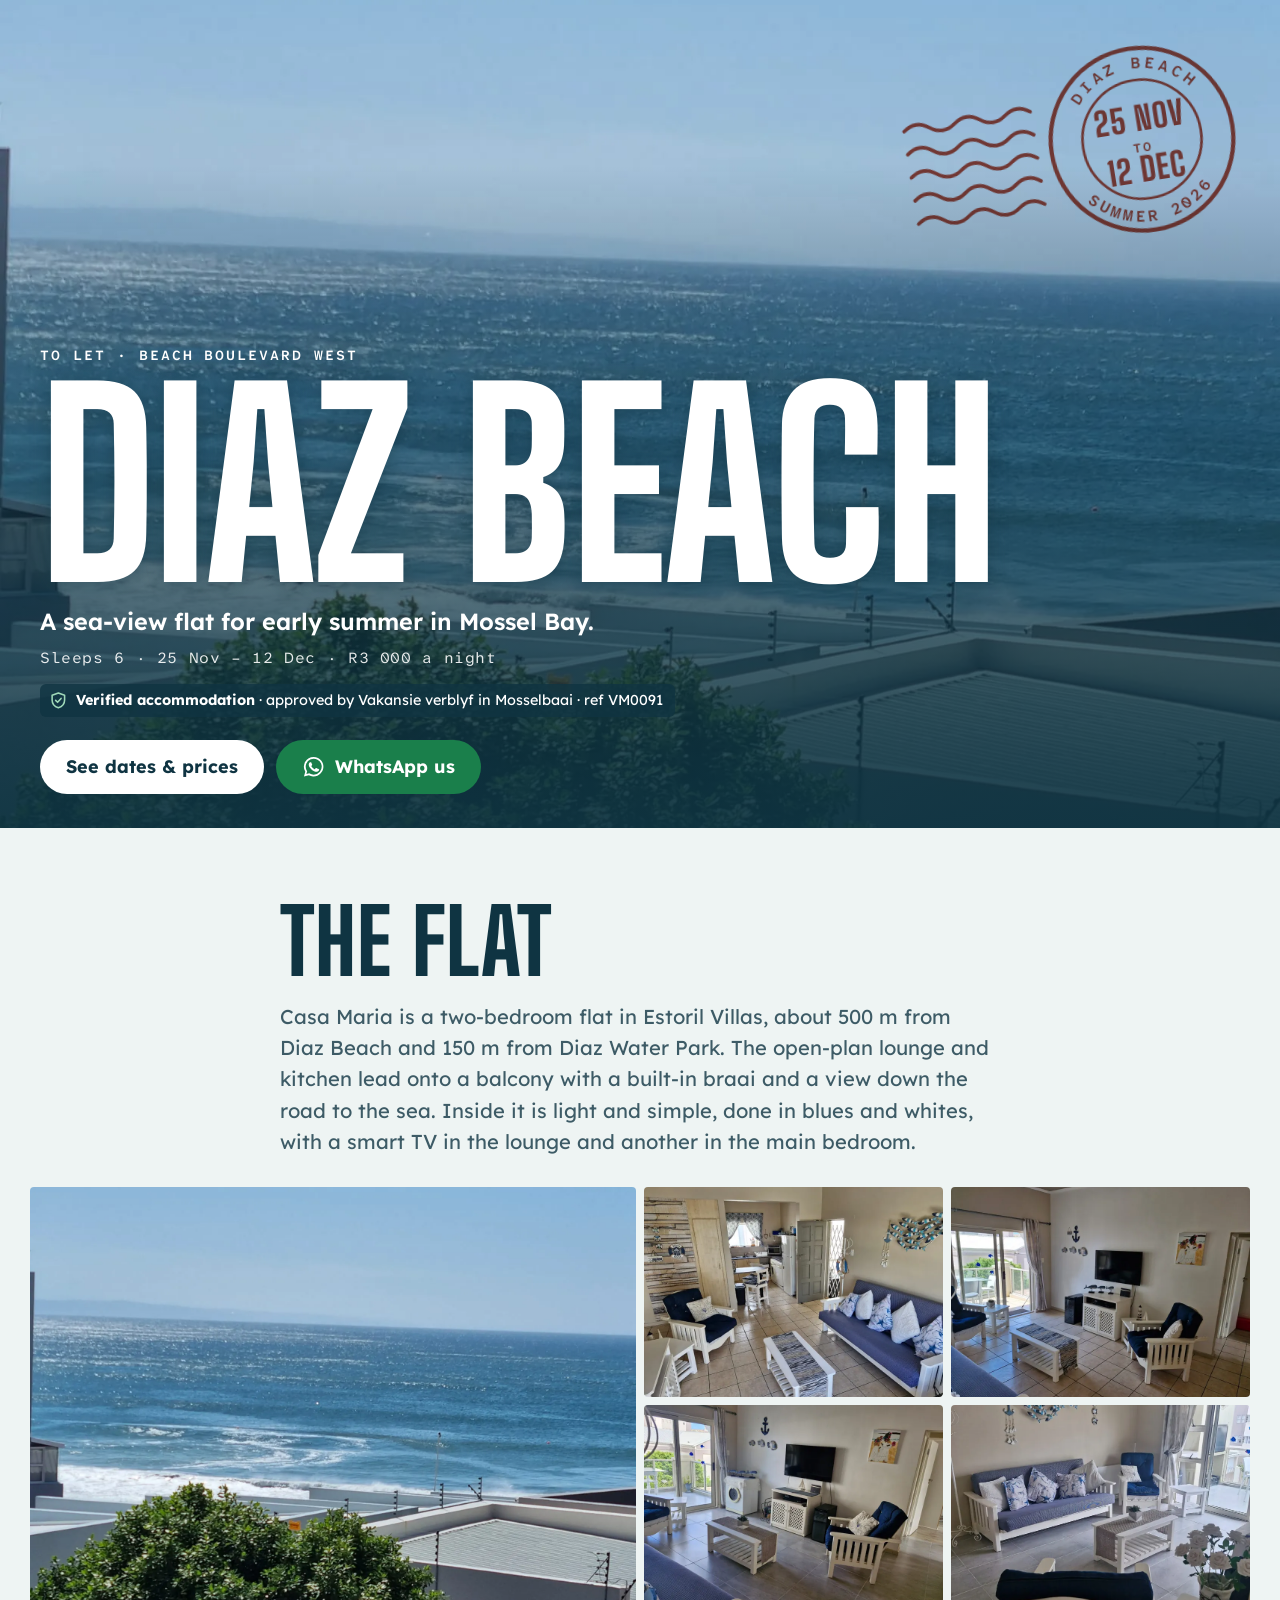
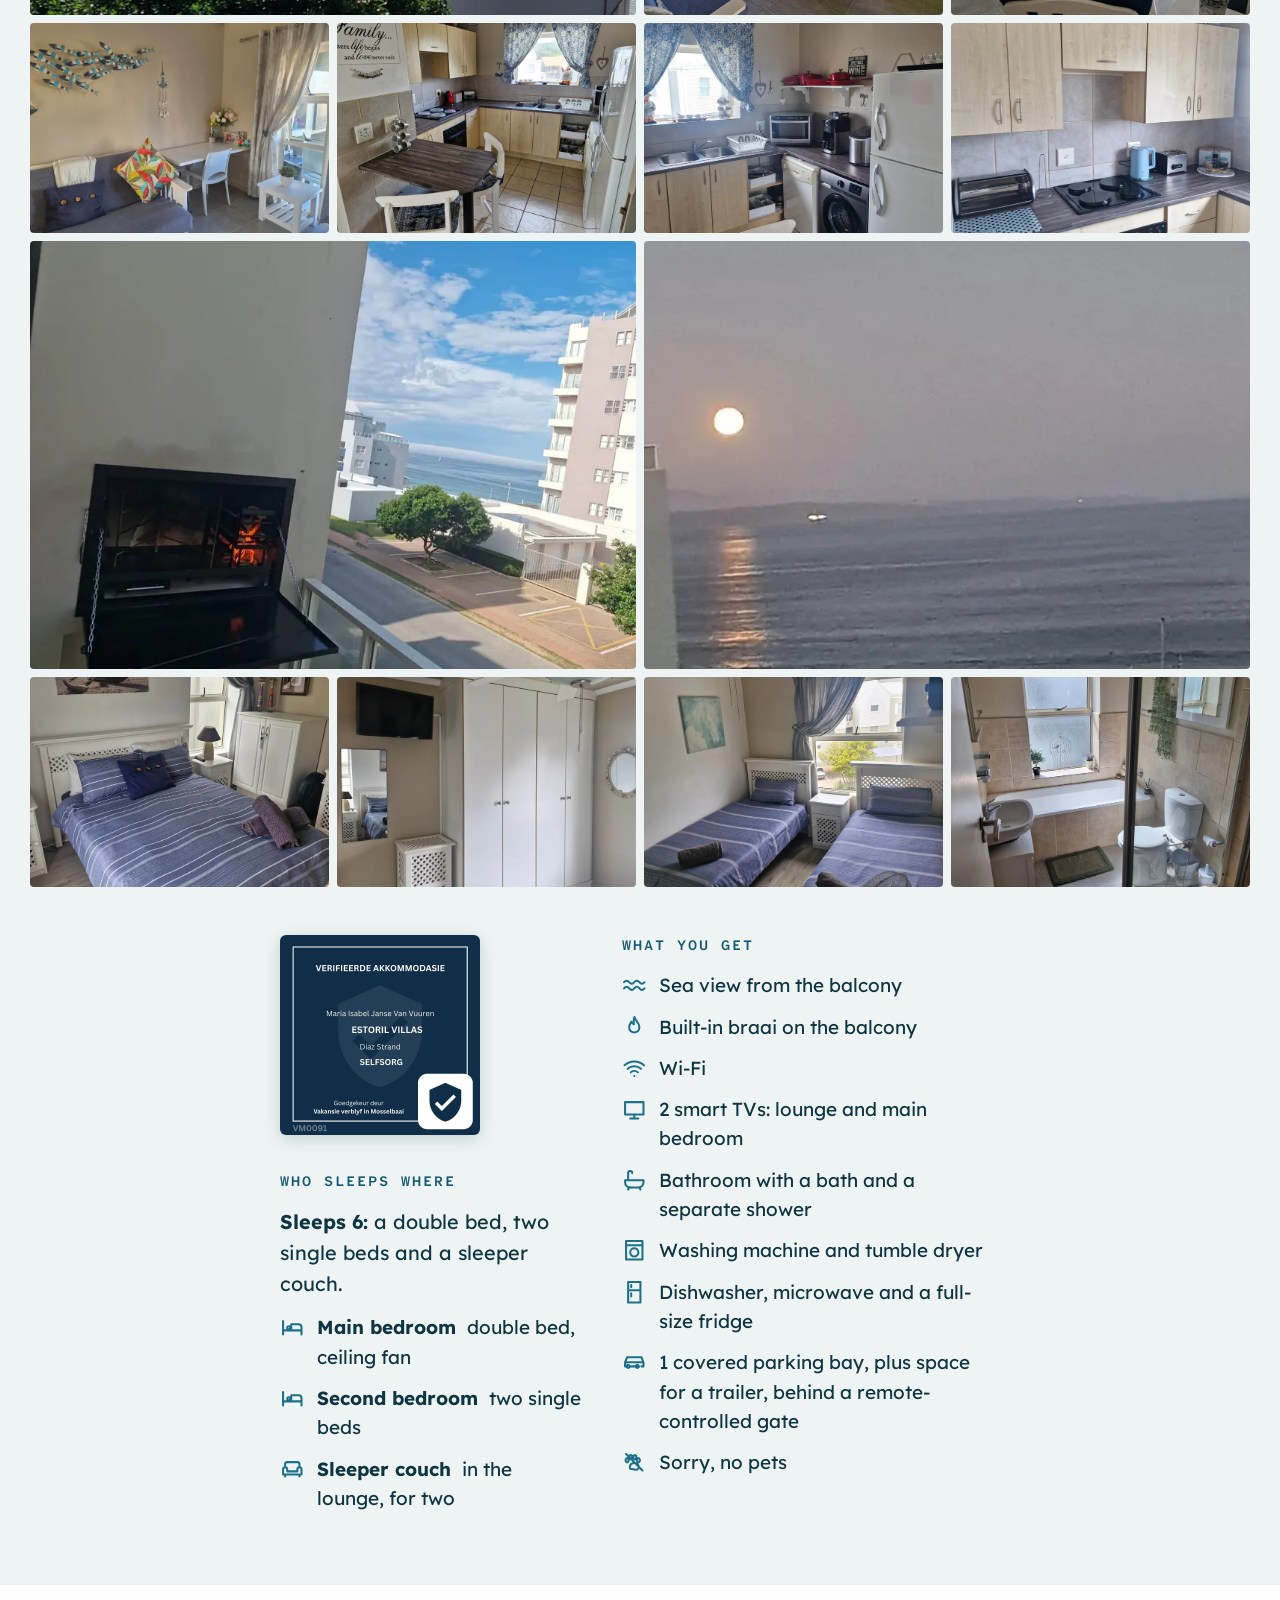
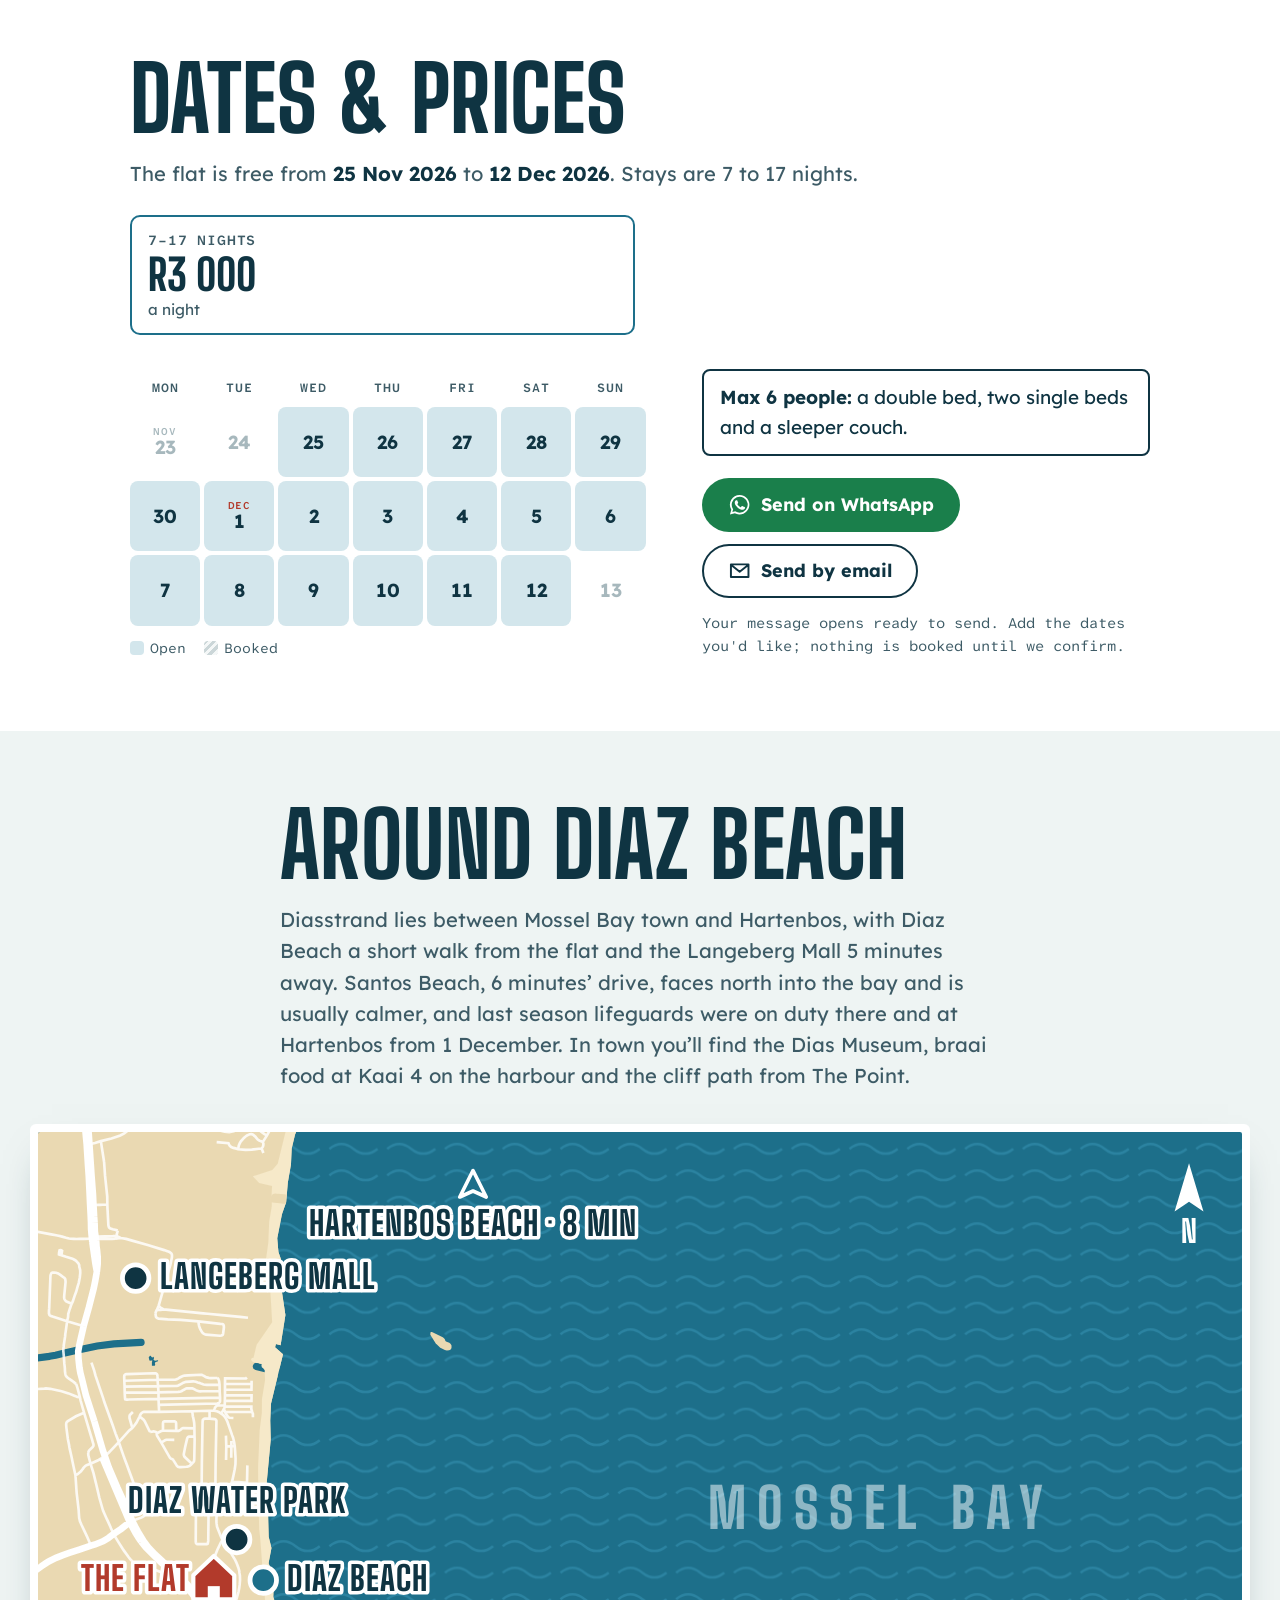
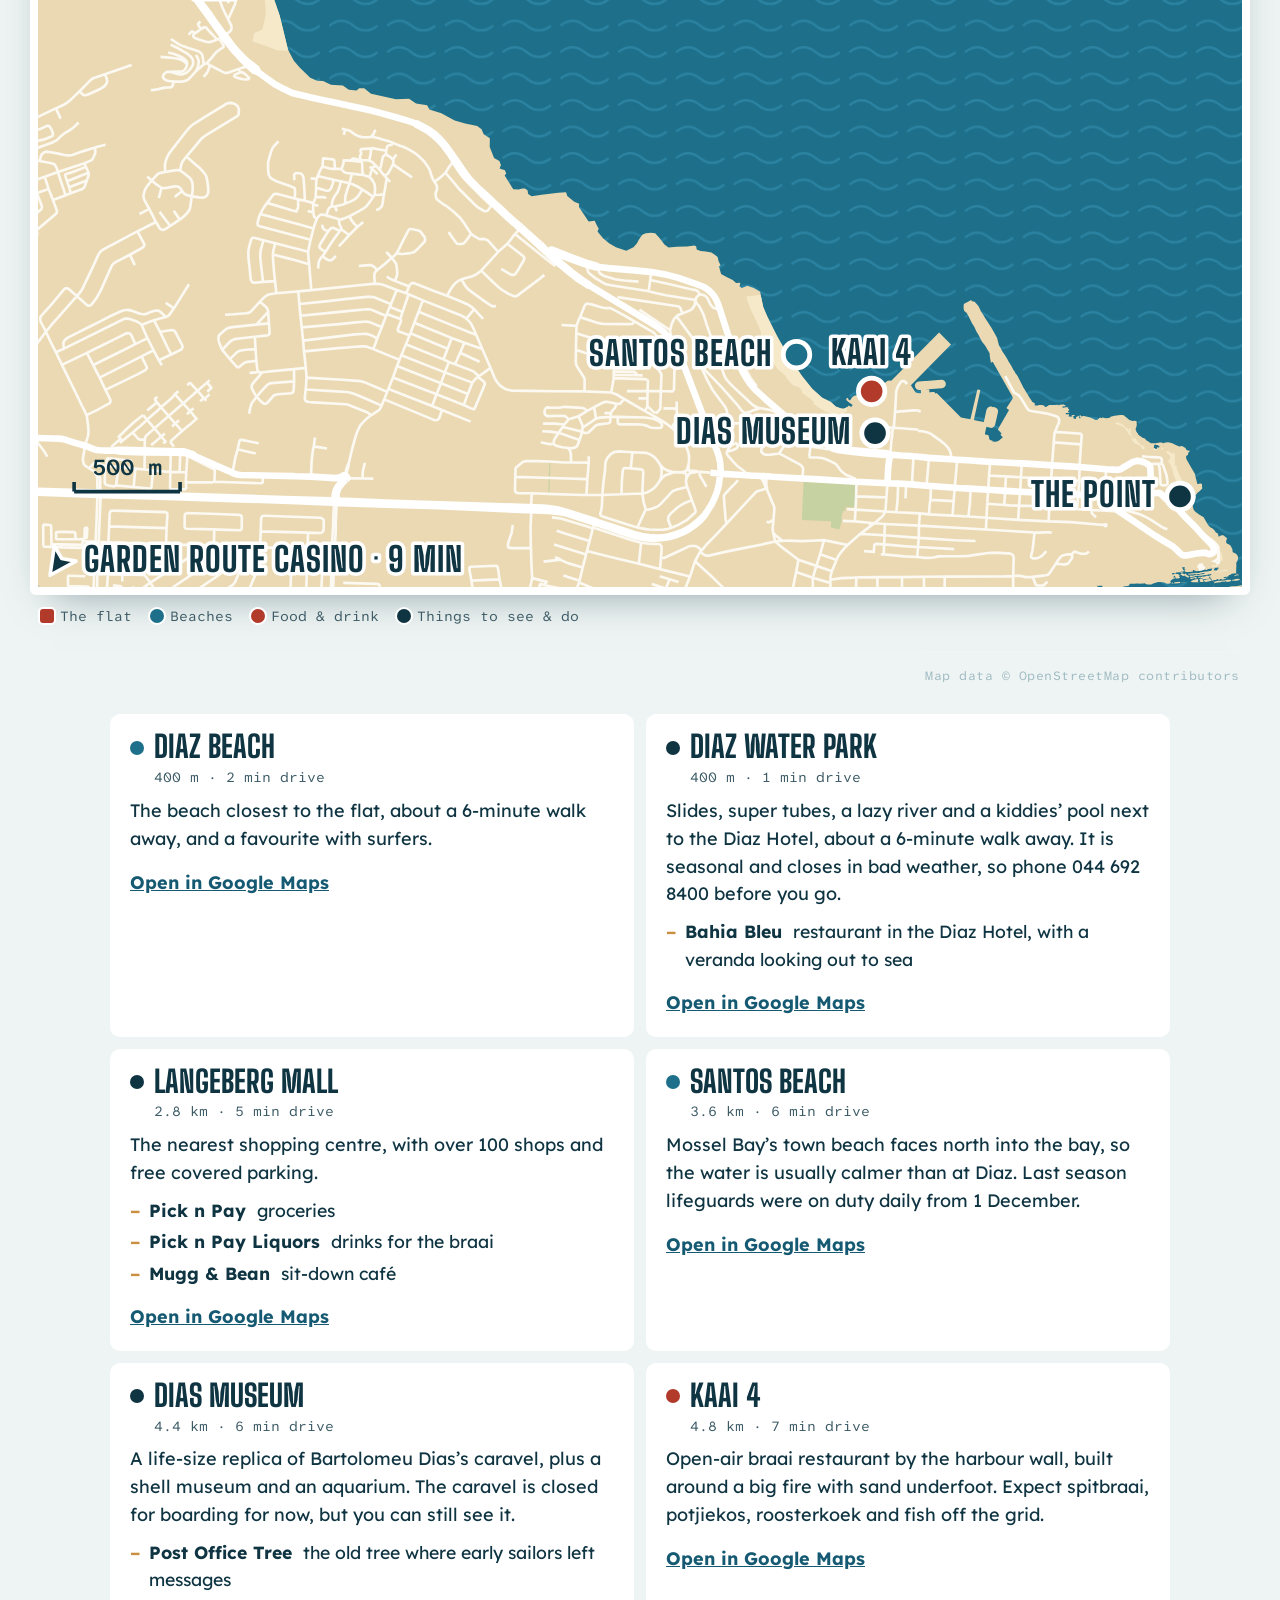
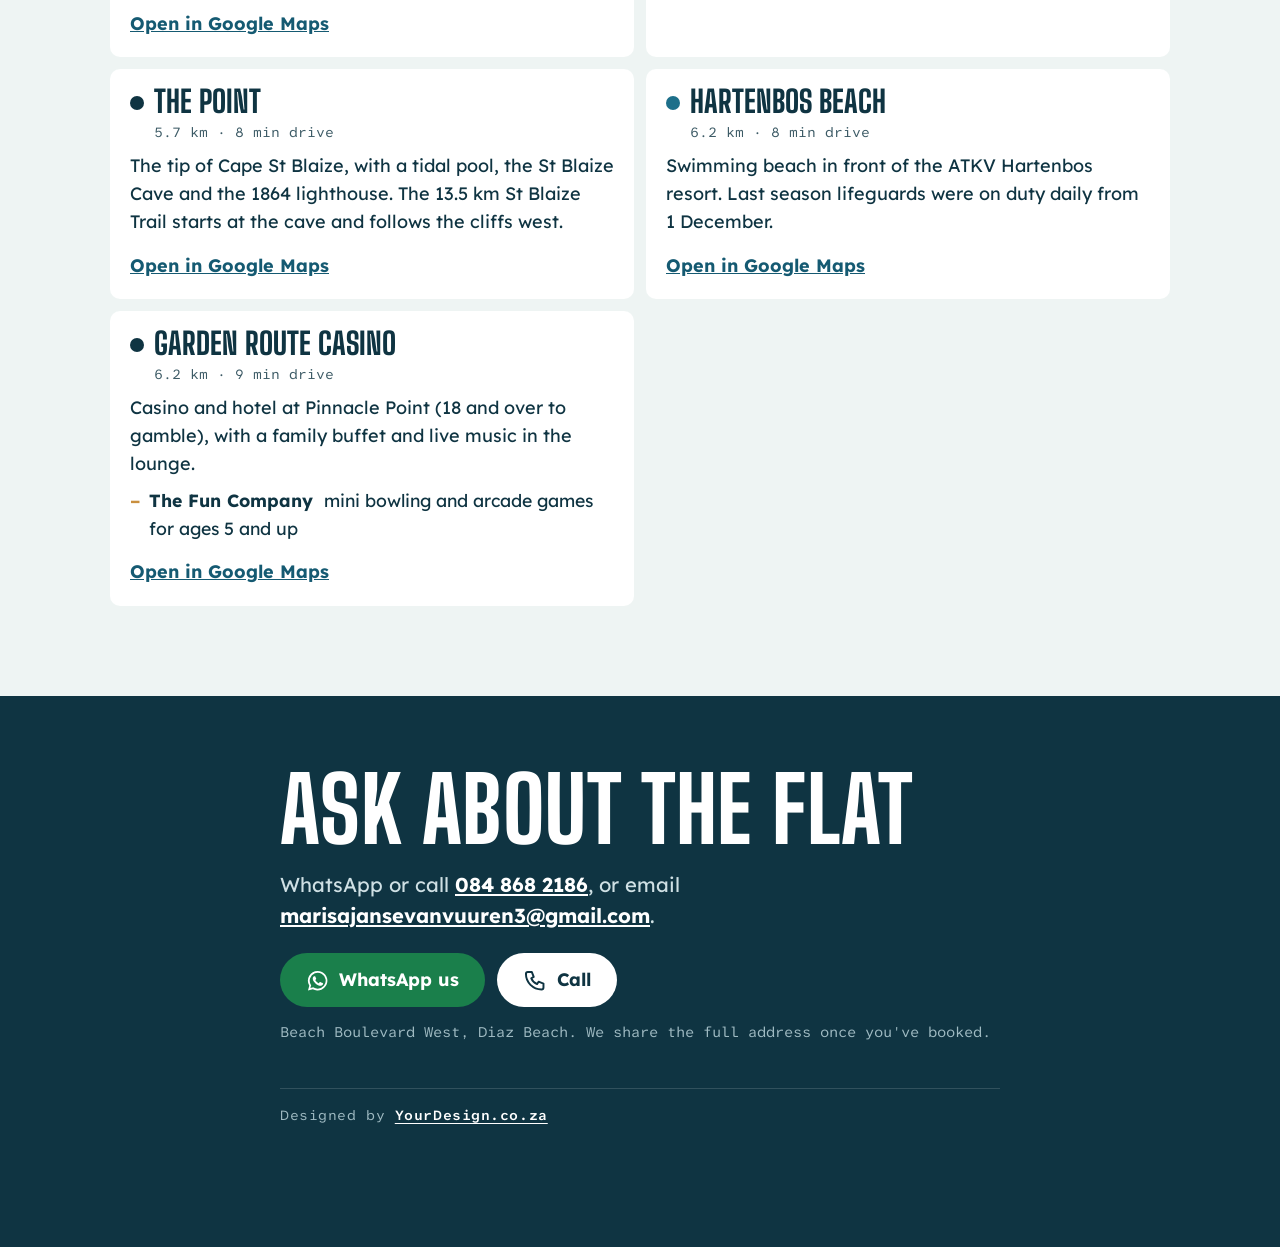
<file: index.html>
<!doctype html>
<html lang="en-ZA">
<head>
  <meta charset="utf-8">
  <meta name="viewport" content="width=device-width, initial-scale=1, viewport-fit=cover">
  <title>Holiday flat at Diaz Beach · Summer 2026</title>
  <meta name="description" content="Two-bedroom holiday flat with a sea view at Diaz Beach, Mossel Bay. Sleeps 6, braai on the balcony, 150 m from Diaz Water Park. Open 25 Nov to 12 Dec 2026.">
  <meta name="theme-color" content="#0F3442">
  <meta property="og:type" content="website">
  <meta property="og:title" content="Holiday flat at Diaz Beach · Summer 2026">
  <meta property="og:description" content="Sea-view flat at Diaz Beach, sleeps 6. Photos, open dates and prices.">
  <meta property="og:url" content="https://yourdesigncoza.github.io/diazbeach-summer/">
  <meta property="og:image" content="https://yourdesigncoza.github.io/diazbeach-summer/assets/img/og.jpg">
  <meta property="og:image:width" content="1200">
  <meta property="og:image:height" content="630">
  <link rel="icon" href="assets/img/favicon.svg" type="image/svg+xml">
  <link rel="preconnect" href="https://fonts.googleapis.com">
  <link rel="preconnect" href="https://fonts.gstatic.com" crossorigin>
  <link rel="stylesheet" href="https://fonts.googleapis.com/css2?family=Atkinson+Hyperlegible+Mono:wght@400;600&family=Lexend:wght@400;600;700&family=Big+Shoulders+Display:wght@700;800&display=swap">
  <link rel="preload" as="image" href="assets/img/photos/sea-view-1600.webp" imagesrcset="assets/img/photos/sea-view-800.webp 800w, assets/img/photos/sea-view-1600.webp 1600w, assets/img/photos/sea-view-2400.webp 2400w" imagesizes="100vw">
  <link rel="stylesheet" href="assets/css/tokens.css">
  <link rel="stylesheet" href="assets/css/site.css">
  <style>
    .verified { display: inline-flex; align-items: center; gap: 8px; margin-top: 14px; padding: 7px 12px 7px 9px; border-radius: 6px;
      background: rgb(15 52 66 / .8); color: #fff; font: .8rem/1.35 var(--font-body); }
    .verified .icon { color: #9fd8b8; }
    .verified-badge { display: block; width: 200px; height: auto; margin-bottom: 36px; border-radius: 6px; box-shadow: 0 4px 16px rgb(15 52 66 / .18); }
  </style>
</head>
<body>

<header class="hero">
  <img class="hero-img" src="assets/img/photos/sea-view-1600.webp"
       srcset="assets/img/photos/sea-view-800.webp 800w, assets/img/photos/sea-view-1600.webp 1600w, assets/img/photos/sea-view-2400.webp 2400w"
       sizes="100vw" alt="Looking over the rooftops to the sea and the surf at Diaz Beach" fetchpriority="high">
  <div class="hero-copy">
    <p class="eyebrow">To let · Beach Boulevard West</p>
    <h1 class="hero-title" style="--title-fit: 3.94">Diaz Beach</h1>
    <p class="hero-lede">A sea-view flat for early summer in Mossel Bay.</p>
    <p class="hero-meta">Sleeps 6 · <span class="nowrap" data-fill="seasonShort"></span> · <span class="nowrap"><span data-fill="rateFrom"></span> a night</span></p>
    <p class="verified"><svg class="icon" aria-hidden="true"><use href="#i-shield"/></svg><span><strong>Verified accommodation</strong> · approved by Vakansie verblyf in Mosselbaai · ref VM0091</span></p>
    <div class="actions">
      <a class="btn btn-light" href="#dates">See dates &amp; prices</a>
      <a class="btn btn-whatsapp" data-link="whatsapp" target="_blank" rel="noopener">
        <svg class="icon" aria-hidden="true"><use href="#i-whatsapp"/></svg>WhatsApp us
      </a>
    </div>
  </div>
  <div class="postmark" data-postmark></div>
</header>

<main>

  <section class="section house" id="house" aria-labelledby="house-title">
    <div class="wrap">
      <h2 class="section-title" id="house-title">The flat</h2>
      <p class="lede">Casa Maria is a two-bedroom flat in Estoril Villas, about 500 m from Diaz Beach and 150 m from Diaz Water Park. The open-plan lounge and kitchen lead onto a balcony with a built-in braai and a view down the road to the sea. Inside it is light and simple, done in blues and whites, with a smart TV in the lounge and another in the main bedroom.</p>
    </div>

    <ul class="gallery wrap-wide" data-gallery></ul>

    <div class="wrap house-details">
      <div>
        <img class="verified-badge" src="assets/img/photos/verified-800.webp" width="800" height="800" loading="lazy"
             alt="Verified accommodation, approved by Vakansie verblyf in Mosselbaai, ref VM0091">
        <h3 class="minor-title">Who sleeps where</h3>
        <p class="sleeps"><strong>Sleeps 6:</strong> a double bed, two single beds and a sleeper couch.</p>
        <ul class="beds">
          <li><svg class="icon" aria-hidden="true"><use href="#i-bed"/></svg><span><strong>Main bedroom</strong> double bed, ceiling fan</span></li>
          <li><svg class="icon" aria-hidden="true"><use href="#i-bed"/></svg><span><strong>Second bedroom</strong> two single beds</span></li>
          <li><svg class="icon" aria-hidden="true"><use href="#i-couch"/></svg><span><strong>Sleeper couch</strong> in the lounge, for two</span></li>
        </ul>
      </div>
      <div>
        <h3 class="minor-title">What you get</h3>
        <ul class="amenities">
          <li><svg class="icon" aria-hidden="true"><use href="#i-wave"/></svg>Sea view from the balcony</li>
          <li><svg class="icon" aria-hidden="true"><use href="#i-fire"/></svg>Built-in braai on the balcony</li>
          <li><svg class="icon" aria-hidden="true"><use href="#i-wifi"/></svg>Wi-Fi</li>
          <li><svg class="icon" aria-hidden="true"><use href="#i-tv"/></svg>2 smart TVs: lounge and main bedroom</li>
          <li><svg class="icon" aria-hidden="true"><use href="#i-bath"/></svg>Bathroom with a bath and a separate shower</li>
          <li><svg class="icon" aria-hidden="true"><use href="#i-wash"/></svg>Washing machine and tumble dryer</li>
          <li><svg class="icon" aria-hidden="true"><use href="#i-fridge"/></svg>Dishwasher, microwave and a full-size fridge</li>
          <li><svg class="icon" aria-hidden="true"><use href="#i-car"/></svg>1 covered parking bay, plus space for a trailer, behind a remote-controlled gate</li>
          <li><svg class="icon" aria-hidden="true"><use href="#i-paw"/></svg>Sorry, no pets</li>
        </ul>
      </div>
    </div>
  </section>

  <section class="section dates" id="dates" aria-labelledby="dates-title">
    <div class="wrap wrap-dates">
      <h2 class="section-title" id="dates-title">Dates &amp; prices</h2>
      <p class="lede">The flat is free from <strong data-fill="seasonStart"></strong> to <strong data-fill="seasonEnd"></strong>. Stays are <span data-fill="minNights"></span> to <span data-fill="maxNights"></span> nights.</p>

      <dl class="rates">
        <div><dt><span data-fill="rateStdNights"></span></dt><dd><span data-fill="rateStd"></span> <small>a night</small></dd></div>
      </dl>

      <div class="booking" data-booking>
       <div class="booking-cal">
        <div class="cal" data-cal role="group" aria-label="Open and booked dates"></div>
        <p class="cal-legend">
          <span><i class="key key-open"></i>Open</span>
          <span><i class="key key-booked"></i>Booked</span>
        </p>
       </div>
       <div class="booking-side">
        <p class="guests"><strong>Max 6 people:</strong> a double bed, two single beds and a sleeper couch.</p>

        <div class="actions">
          <a class="btn btn-whatsapp" data-link="whatsapp" target="_blank" rel="noopener">
            <svg class="icon" aria-hidden="true"><use href="#i-whatsapp"/></svg>Send on WhatsApp
          </a>
          <a class="btn btn-outline" data-link="email">
            <svg class="icon" aria-hidden="true"><use href="#i-mail"/></svg>Send by email
          </a>
        </div>
        <p class="fine">Your message opens ready to send. Add the dates you'd like; nothing is booked until we confirm.</p>
       </div>
      </div>
    </div>
  </section>

  <section class="section area" id="area" aria-labelledby="area-title">
    <div class="wrap">
      <h2 class="section-title" id="area-title">Around Diaz Beach</h2>
      <p class="lede">Diasstrand lies between Mossel Bay town and Hartenbos, with Diaz Beach a short walk from the flat and the Langeberg Mall 5 minutes away. Santos Beach, 6 minutes’ drive, faces north into the bay and is usually calmer, and last season lifeguards were on duty there and at Hartenbos from 1 December. In town you’ll find the Dias Museum, braai food at Kaai 4 on the harbour and the cliff path from The Point.</p>
    </div>
    <figure class="map wrap-wide">
      <div class="map-frame" data-map></div>
      <figcaption class="map-key">
        <span><i class="dot dot-home"></i>The flat</span>
        <span><i class="dot dot-beach"></i>Beaches</span>
        <span><i class="dot dot-food"></i>Food &amp; drink</span>
        <span><i class="dot dot-see"></i>Things to see &amp; do</span>
        <span class="credit">Map data © OpenStreetMap contributors</span>
      </figcaption>
    </figure>
    <ol class="places wrap" data-places></ol>
  </section>

</main>

<footer class="contact" id="contact">
  <div class="wrap">
    <h2 class="section-title">Ask about the flat</h2>
    <p class="lede">WhatsApp or call <a data-link="tel" data-fill="phone"></a>, or email <a data-link="email" data-fill="email"></a>.</p>
    <div class="actions">
      <a class="btn btn-whatsapp" data-link="whatsapp" target="_blank" rel="noopener">
        <svg class="icon" aria-hidden="true"><use href="#i-whatsapp"/></svg>WhatsApp us
      </a>
      <a class="btn btn-light" data-link="tel">
        <svg class="icon" aria-hidden="true"><use href="#i-phone"/></svg>Call
      </a>
    </div>
    <p class="fine">Beach Boulevard West, Diaz Beach. We share the full address once you've booked.</p>
    <p class="credit">Designed by <a href="https://yourdesign.co.za" target="_blank" rel="noopener">YourDesign.co.za</a></p>
  </div>
</footer>

<nav class="dock" data-dock aria-label="Quick links">
  <span class="dock-price"><strong data-fill="rateFrom"></strong> a night</span>
  <a class="btn btn-small" href="#dates">Dates &amp; prices</a>
</nav>

<dialog class="lightbox" data-lightbox aria-label="Photo viewer">
  <figure>
    <img data-lb-img alt="">
    <figcaption><span data-lb-caption></span> <span class="lb-count" data-lb-count></span></figcaption>
  </figure>
  <button type="button" class="lb-btn lb-prev" data-lb-prev aria-label="Previous photo">‹</button>
  <button type="button" class="lb-btn lb-next" data-lb-next aria-label="Next photo">›</button>
  <button type="button" class="lb-btn lb-close" data-lb-close aria-label="Close">×</button>
</dialog>

<!-- Icons, drawn once and reused with <use>. -->
<svg width="0" height="0" style="position:absolute" aria-hidden="true">
  <symbol id="i-whatsapp" viewBox="0 0 24 24"><path fill="currentColor" d="M12 2a10 10 0 0 0-8.6 15.1L2 22l5-1.3A10 10 0 1 0 12 2Zm0 18.2a8.2 8.2 0 0 1-4.2-1.2l-.3-.2-3 .8.8-2.9-.2-.3A8.2 8.2 0 1 1 12 20.2Zm4.5-6.1c-.2-.1-1.5-.7-1.7-.8s-.4-.1-.6.1-.7.8-.8 1-.3.2-.5.1a6.7 6.7 0 0 1-3.3-2.9c-.3-.4.3-.4.8-1.4a.5.5 0 0 0 0-.5l-.8-1.8c-.2-.5-.4-.4-.6-.4h-.5a1 1 0 0 0-.7.3 3 3 0 0 0-.9 2.2 5.1 5.1 0 0 0 1.1 2.7 11.6 11.6 0 0 0 4.4 3.9c1.6.7 2.3.8 3.1.6a2.7 2.7 0 0 0 1.8-1.2 2.2 2.2 0 0 0 .2-1.3c-.1-.1-.3-.2-.5-.3Z"/></symbol>
  <symbol id="i-mail" viewBox="0 0 24 24"><path fill="none" stroke="currentColor" stroke-width="2" stroke-linejoin="round" d="M3 5.5h18v13H3z M3 6l9 7 9-7"/></symbol>
  <symbol id="i-phone" viewBox="0 0 24 24"><path fill="none" stroke="currentColor" stroke-width="2" stroke-linejoin="round" d="M5 3h4l2 5-2.5 1.5a11 11 0 0 0 6 6L16 13l5 2v4a2 2 0 0 1-2 2A16 16 0 0 1 3 5a2 2 0 0 1 2-2Z"/></symbol>
  <symbol id="i-bed" viewBox="0 0 24 24"><path fill="none" stroke="currentColor" stroke-width="2" stroke-linecap="round" stroke-linejoin="round" d="M3 19V6 M3 15h18v4 M21 15v-3a3 3 0 0 0-3-3h-7v6 M7 12.5a1.5 1.5 0 1 0 0-.01"/></symbol>
  <symbol id="i-couch" viewBox="0 0 24 24"><path fill="none" stroke="currentColor" stroke-width="2" stroke-linecap="round" stroke-linejoin="round" d="M5 11V8a2 2 0 0 1 2-2h10a2 2 0 0 1 2 2v3 M3 13a2 2 0 0 1 4 0v2h10v-2a2 2 0 0 1 4 0v5H3z M5 18v2 M19 18v2"/></symbol>
  <symbol id="i-wave" viewBox="0 0 24 24"><path fill="none" stroke="currentColor" stroke-width="2" stroke-linecap="round" d="M2 9q2.5-3 5 0t5 0 5 0 5 0 M2 15q2.5-3 5 0t5 0 5 0 5 0"/></symbol>
  <symbol id="i-wifi" viewBox="0 0 24 24"><path fill="none" stroke="currentColor" stroke-width="2" stroke-linecap="round" d="M2.5 9a14 14 0 0 1 19 0 M5.5 12.5a9.5 9.5 0 0 1 13 0 M8.5 16a5 5 0 0 1 7 0 M12 19.5v.01"/></symbol>
  <symbol id="i-fire" viewBox="0 0 24 24"><path fill="none" stroke="currentColor" stroke-width="2" stroke-linejoin="round" d="M12 3c1 4 5 5.5 5 10a5 5 0 0 1-10 0c0-2.5 1.5-3.5 2-5.5 1 1.5 1.5 2 2.5 2.5C11.5 8 11 5.5 12 3Z"/></symbol>
  <symbol id="i-car" viewBox="0 0 24 24"><path fill="none" stroke="currentColor" stroke-width="2" stroke-linecap="round" stroke-linejoin="round" d="M5 16H3v-4l2-5h14l2 5v4h-2 M3 12h18 M7.5 16a1.5 1.5 0 1 0 0 .01 M16.5 16a1.5 1.5 0 1 0 0 .01 M9 16h6"/></symbol>
  <symbol id="i-bath" viewBox="0 0 24 24"><path fill="none" stroke="currentColor" stroke-width="2" stroke-linecap="round" stroke-linejoin="round" d="M3 12h18v2a5 5 0 0 1-5 5H8a5 5 0 0 1-5-5z M6 12V5a2 2 0 0 1 4 0 M7 19l-1 2 M17 19l1 2"/></symbol>
  <symbol id="i-wash" viewBox="0 0 24 24"><path fill="none" stroke="currentColor" stroke-width="2" stroke-linejoin="round" d="M4 3h16v18H4z M4 7h16 M12 10a4 4 0 1 0 0 8 4 4 0 0 0 0-8Z"/></symbol>
  <symbol id="i-fridge" viewBox="0 0 24 24"><path fill="none" stroke="currentColor" stroke-width="2" stroke-linecap="round" stroke-linejoin="round" d="M6 2h12v20H6z M6 10h12 M9 5v2 M9 13v3"/></symbol>
  <symbol id="i-paw" viewBox="0 0 24 24"><path fill="none" stroke="currentColor" stroke-width="2" stroke-linecap="round" d="M8 15c1.5-3 6.5-3 8 0s-1 5-4 4-5.5 1-4-4Z M6.5 10a1.5 2 0 1 0 0 .01 M10 7a1.5 2 0 1 0 0 .01 M14 7a1.5 2 0 1 0 0 .01 M17.5 10a1.5 2 0 1 0 0 .01 M4 4l16 16"/></symbol>
  <symbol id="i-tv" viewBox="0 0 24 24"><path fill="none" stroke="currentColor" stroke-width="2" stroke-linecap="round" stroke-linejoin="round" d="M3 5h18v12H3z M8 21h8 M12 17v4"/></symbol>
  <symbol id="i-shield" viewBox="0 0 24 24"><path fill="none" stroke="currentColor" stroke-width="2" stroke-linecap="round" stroke-linejoin="round" d="M12 2.5 4 5.5v6c0 5 3.4 8.6 8 10 4.6-1.4 8-5 8-10v-6z M8.5 12l2.5 2.5 4.5-5"/></symbol>
</svg>

<script src="assets/js/config.js"></script>
<script src="assets/js/common.js"></script>
<script src="assets/js/site.js"></script>
</body>
</html>
</file>
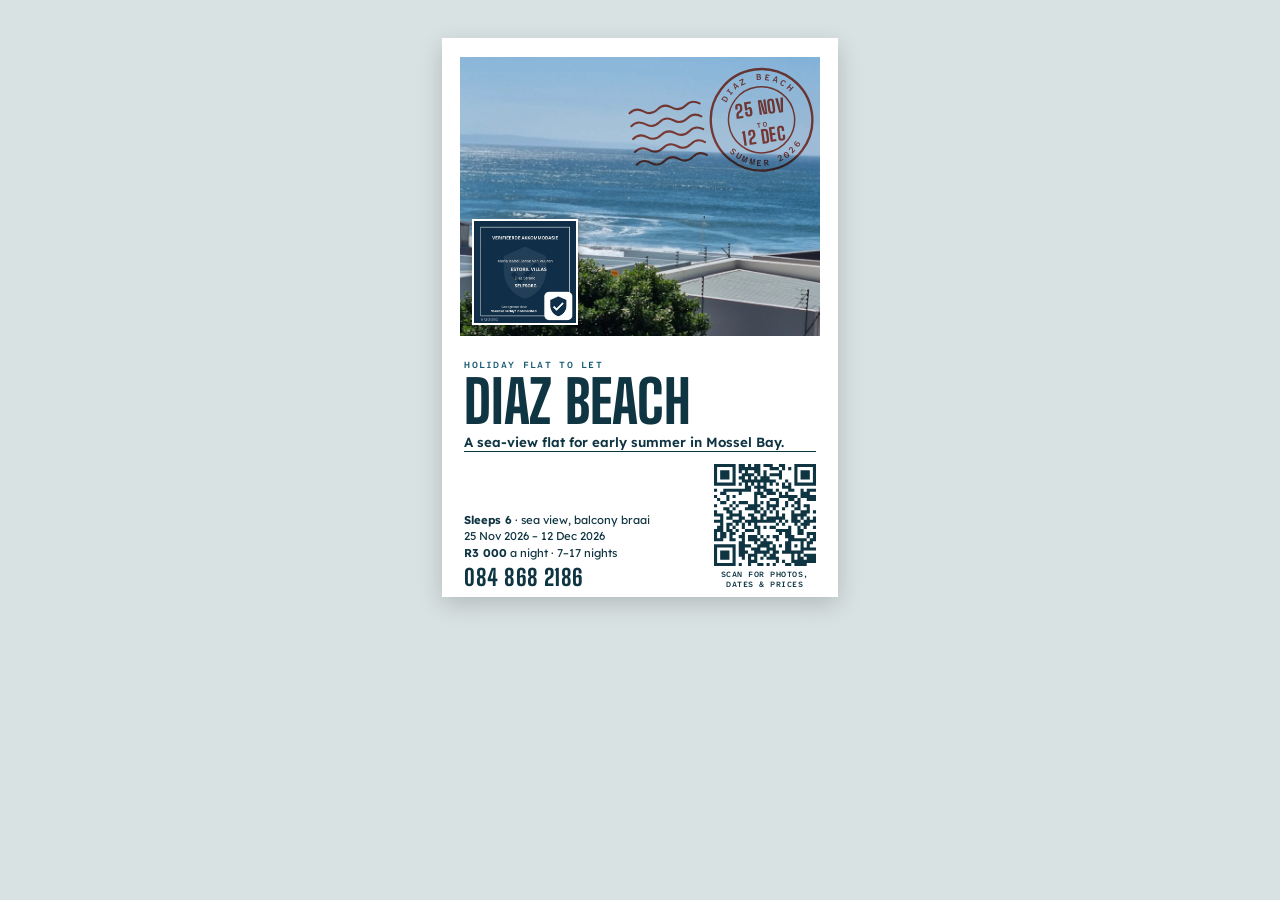
<file: card.html>
<!doctype html>
<html lang="en-ZA">
<head>
  <meta charset="utf-8">
  <meta name="viewport" content="width=device-width, initial-scale=1">
  <title>Diaz Beach holiday home · printable card</title>
  <meta name="robots" content="noindex">
  <link rel="icon" href="assets/img/favicon.svg" type="image/svg+xml">
  <link rel="preconnect" href="https://fonts.googleapis.com">
  <link rel="preconnect" href="https://fonts.gstatic.com" crossorigin>
  <link rel="stylesheet" href="https://fonts.googleapis.com/css2?family=Atkinson+Hyperlegible+Mono:wght@400;600&family=Lexend:wght@400;600;700&family=Big+Shoulders+Display:wght@700;800&display=swap">
  <link rel="stylesheet" href="assets/css/tokens.css">
  <style>
    /* A6 postcard (105 x 148 mm). card.html?sheet=a4 prints four on one A4 page for cutting. */
    * { box-sizing: border-box; }
    html, body { margin: 0; }
    body { background: #d9e2e3; font-family: var(--font-body); color: var(--ink); -webkit-print-color-adjust: exact; print-color-adjust: exact; }
    .sheet { display: grid; gap: 10mm; justify-content: center; padding: 10mm; }
    .sheet.a4 { grid-template-columns: repeat(2, 105mm); gap: 0; }
    .card {
      position: relative; width: 105mm; height: 148mm; background: #fff; padding: 5mm;
      display: grid; grid-template-rows: 74mm 1fr; overflow: hidden;
      box-shadow: 0 2mm 6mm rgb(0 0 0 / .18);
    }
    .sheet.a4 .card { height: 148.5mm; box-shadow: none; outline: .2mm dashed #c4cfd1; outline-offset: -.1mm; }
    .photo { position: relative; }
    .photo img { width: 100%; height: 100%; object-fit: cover; object-position: 62% 50%; display: block; }
    .photo .badge { position: absolute; left: 3mm; bottom: 3mm; width: 28mm; height: 28mm; border: .6mm solid #fff; box-shadow: 0 .6mm 2.5mm rgb(0 0 0 / .35); }
    .card .postmark { position: absolute; right: 1mm; top: 2mm; width: 50mm; transform: rotate(-8deg); mix-blend-mode: multiply; opacity: .92; }
    .body { padding: 6mm 1mm 0; display: grid; grid-template-rows: auto auto 1fr; }
    .eyebrow { font: 600 7pt var(--font-mono); letter-spacing: .14em; text-transform: uppercase; color: var(--harbour-deep); }
    h1 { margin: 1.5mm 0 0; font: 800 44pt/.85 var(--font-display); text-transform: uppercase; letter-spacing: -.005em; }
    .lede { margin: 2mm 0 0; font: 600 10pt/1.3 var(--font-body); }
    .foot { align-self: end; display: grid; grid-template-columns: 1fr 27mm; gap: 4mm; align-items: end; border-top: .5mm solid var(--ink); padding-top: 3mm; }
    .facts { margin: 0; padding: 0; list-style: none; font: 8.5pt/1.45 var(--font-body); }
    .facts strong { font-weight: 700; }
    .phone { margin-top: 1.5mm; font: 800 17pt/1 var(--font-display); letter-spacing: .02em; }
    .qr { text-align: center; }
    .qr img { width: 27mm; height: 27mm; display: block; }
    .qr span { display: block; margin-top: 1mm; font: 600 6pt/1.25 var(--font-mono); text-transform: uppercase; letter-spacing: .06em; }
    @media print {
      body { background: none; }
      .sheet { padding: 0; gap: 0; }
      .card { box-shadow: none; break-inside: avoid; }
    }
  </style>
  <style id="page-size">@page { size: 105mm 148mm; margin: 0; }</style>
</head>
<body>
  <main class="sheet" data-sheet></main>

  <template id="card">
    <article class="card">
      <div class="photo">
        <img src="assets/img/photos/sea-view-1600.webp" alt="">
        <div class="postmark" data-postmark></div>
        <img class="badge" src="assets/img/photos/verified-800.webp" alt="Verified accommodation, approved by Vakansie verblyf in Mosselbaai, ref VM0091">
      </div>
      <div class="body">
        <p class="eyebrow" style="margin:0">Holiday flat to let</p>
        <div>
          <h1>Diaz Beach</h1>
          <p class="lede">A sea-view flat for early summer in Mossel Bay.</p>
        </div>
        <div class="foot">
          <div>
            <ul class="facts">
              <li><strong>Sleeps 6</strong> · sea view, balcony braai</li>
              <li><span data-fill="seasonStart"></span> – <span data-fill="seasonEnd"></span></li>
              <li><strong data-fill="rateFrom"></strong> a night · <span data-fill="minNights"></span>–<span data-fill="maxNights"></span> nights</li>
            </ul>
            <div class="phone" data-fill="phone"></div>
          </div>
          <div class="qr">
            <img src="assets/img/qr.svg" alt="QR code linking to the holiday home page">
            <span>Scan for photos, dates &amp; prices</span>
          </div>
        </div>
      </div>
    </article>
  </template>

  <script src="assets/js/config.js"></script>
  <script>
    // One card on A6, or four on A4 with ?sheet=a4.
    const a4 = new URLSearchParams(location.search).get('sheet') === 'a4';
    const sheet = document.querySelector('[data-sheet]');
    const tpl = document.getElementById('card');
    sheet.classList.toggle('a4', a4);
    for (let i = 0; i < (a4 ? 4 : 1); i++) sheet.append(tpl.content.cloneNode(true));
    if (a4) document.getElementById('page-size').textContent = '@page { size: A4; margin: 0; }';
  </script>
  <script src="assets/js/common.js"></script>
</body>
</html>
</file>
<file: assets/css/tokens.css>
/* Shared by the page and the printable card. */
:root {
  color-scheme: light;
  --mist: #EEF4F3;
  --paper: #FFFFFF;
  --ink: #0F3442;
  --ink-soft: #3D5B66;
  --harbour: #1D6F8A;
  --harbour-deep: #155A72;
  --harbour-pale: #D3E6EC;
  --sandstone: #C98F3E;
  --land: #EAD9B2;
  --sand: #F6E9C9;
  --postbox: #B23A2B;
  --whatsapp: #1A7F4B;

  --font-display: 'Big Shoulders Display', 'Arial Narrow', sans-serif;
  --font-body: 'Lexend', system-ui, sans-serif;
  --font-mono: 'Atkinson Hyperlegible Mono', ui-monospace, monospace;
}

/* Postmark (markup comes from common.js) */
.postmark-svg { display: block; width: 100%; height: auto; color: var(--postbox); overflow: visible; }
.pm-waves path, .pm-ring-line { fill: none; stroke: currentColor; stroke-linecap: round; }
.pm-waves path { stroke-width: 3.5; }
.pm-ring-line { stroke-width: 4; }
.pm-thin { stroke-width: 2.5; }
.pm-ring { font: 600 15px var(--font-mono); letter-spacing: 3px; text-transform: uppercase; fill: currentColor; }
.pm-date { font: 800 31px var(--font-display); letter-spacing: 1px; text-transform: uppercase; fill: currentColor; }
.pm-to { font: 600 12px var(--font-mono); letter-spacing: 2px; text-transform: uppercase; fill: currentColor; }
</file>
<file: assets/css/site.css>
*, *::before, *::after { box-sizing: border-box; }
html { font-size: 112.5%; scroll-behavior: smooth; -webkit-text-size-adjust: 100%; }
body { margin: 0; background: var(--mist); color: var(--ink); font-family: var(--font-body); line-height: 1.55; }
img { display: block; max-width: 100%; }
a { color: inherit; }
h1, h2, h3, p { margin: 0; }
:focus-visible { outline: 3px solid var(--sandstone); outline-offset: 3px; }
.nowrap { white-space: nowrap; }
.sr-only { position: absolute; width: 1px; height: 1px; overflow: hidden; clip-path: inset(50%); white-space: nowrap; }

.wrap { max-width: 760px; margin-inline: auto; padding-inline: 20px; }
.wrap-wide { max-width: 1240px; margin-inline: auto; padding-inline: 10px; }
.icon { width: 1.3em; height: 1.3em; flex: none; }

/* ---------- Type ---------- */
.eyebrow, .minor-title, .hero-meta, .fine, .credit, .place-dist, .cal-legend, .dow {
  font-family: var(--font-mono);
}
.eyebrow { font-size: .78rem; font-weight: 600; letter-spacing: .14em; text-transform: uppercase; }
.section-title {
  font: 800 clamp(2.2rem, 10vw, 5rem)/.92 var(--font-display);
  text-transform: uppercase;
  letter-spacing: .005em;
  margin-bottom: 18px;
}
.minor-title {
  font-size: .8rem; font-weight: 600; letter-spacing: .14em; text-transform: uppercase;
  color: var(--harbour-deep); margin: 0 0 14px; padding: 0;
}
.lede { font-size: 1.12rem; color: var(--ink-soft); max-width: 62ch; text-wrap: pretty; }
.lede strong { color: var(--ink); }
.fine { font-size: .82rem; color: var(--ink-soft); margin-top: 14px; }

/* ---------- Buttons ---------- */
.actions { display: flex; flex-wrap: wrap; gap: 12px; margin-top: 22px; }
.btn {
  display: inline-flex; align-items: center; justify-content: center; gap: .55em;
  min-height: 54px; padding: 0 24px; border-radius: 999px; border: 2px solid transparent;
  font: 700 1rem/1 var(--font-body); text-decoration: none; cursor: pointer;
  transition: transform .15s ease, background-color .15s ease;
}
.btn:active { transform: scale(.97); }
.btn-light { background: var(--paper); color: var(--ink); }
.btn-whatsapp { background: var(--whatsapp); color: #fff; }
.btn-whatsapp:hover { background: #156b3f; }
.btn-outline { border-color: var(--ink); color: var(--ink); background: transparent; }
.btn-outline:hover { background: var(--mist); }
.btn-small { min-height: 46px; padding: 0 18px; background: var(--paper); color: var(--ink); }

/* ---------- Hero ---------- */
.hero {
  position: relative; min-height: 92svh; display: grid; align-items: end;
  color: #fff; background: var(--ink); overflow: hidden; isolation: isolate;
}
.hero-img { position: absolute; inset: 0; width: 100%; height: 100%; object-fit: cover; object-position: 64% 45%; z-index: -2; }
.hero::before {
  content: ""; position: absolute; inset: 0; z-index: -1;
  background: linear-gradient(to top, rgb(15 52 66 / .94) 0%, rgb(15 52 66 / .62) 38%, rgb(15 52 66 / .32) 62%, rgb(15 52 66 / 0) 80%);
}
.hero-copy .eyebrow, .hero-title { text-shadow: 0 1px 18px rgb(15 52 66 / .5); }
.hero-copy {
  width: 100%; max-width: 1240px; margin-inline: auto;
  padding: 0 20px calc(34px + env(safe-area-inset-bottom));
  container-type: inline-size;
}
/* --title-fit (set on the h1 in index.html) is the town name's width in em in the display face, plus about .15em,
   so the title stays on one line in .hero-copy at any width. */
.hero-title {
  font: 800 min(14rem, 100cqi / var(--title-fit, 4.3))/.86 var(--font-display);
  text-transform: uppercase; letter-spacing: -.01em;
  margin: 10px 0 14px;
}
.hero-lede { font-size: clamp(1.1rem, 4.6vw, 1.3rem); line-height: 1.3; font-weight: 600; }
.hero-lede, .section-title { text-wrap: balance; }
.hero-meta { font-size: .86rem; letter-spacing: .04em; margin-top: 8px; opacity: .9; }
.postmark {
  position: absolute; z-index: 1; top: calc(18px + env(safe-area-inset-top)); right: 6px;
  width: min(60vw, 340px); transform: rotate(-9deg); opacity: .92; mix-blend-mode: multiply;
  animation: stamp .5s cubic-bezier(.2, 1.5, .45, 1) .45s both;
}
@keyframes stamp {
  from { transform: rotate(-17deg) scale(1.4); opacity: 0; }
  to { transform: rotate(-9deg) scale(1); opacity: .92; }
}
@media (min-width: 900px) {
  .postmark { top: 40px; right: 40px; }
}

/* ---------- Sections ---------- */
.section { padding: 72px 0; }
.dates { background: var(--paper); }

/* ---------- The house ---------- */
.gallery {
  list-style: none; margin: 30px auto 0; padding-block: 0;
  display: grid; grid-template-columns: repeat(2, 1fr); gap: 6px; grid-auto-flow: dense;
}
.gallery li { aspect-ratio: 4 / 3; }
.gallery li.wide { grid-column: span 2; aspect-ratio: 16 / 9; }
.gallery button {
  display: block; width: 100%; height: 100%; padding: 0; border: 0; background: var(--harbour-pale);
  border-radius: 4px; overflow: hidden; cursor: zoom-in;
}
.gallery img { width: 100%; height: 100%; object-fit: cover; transition: transform .5s ease; }
.gallery button:hover img { transform: scale(1.03); }
@media (min-width: 900px) {
  .gallery { grid-template-columns: repeat(4, 1fr); grid-auto-rows: 210px; gap: 8px; }
  .gallery li, .gallery li.wide { aspect-ratio: auto; }
  .gallery li.wide { grid-row: span 2; }
  .gallery li.wide:last-child { grid-column: 1 / -1; }
  .gallery li.wide:last-child img { object-position: 50% 78%; }
}

.house-details { display: grid; gap: 40px; margin-top: 48px; }
@media (min-width: 720px) { .house-details { grid-template-columns: 1fr 1.25fr; } }
.sleeps { font-size: 1.1rem; margin-bottom: 14px; }
.beds, .amenities { list-style: none; margin: 0; padding: 0; display: grid; gap: 12px; font-size: 1.05rem; }
.beds li, .amenities li { display: flex; gap: 12px; align-items: flex-start; }
.beds .icon, .amenities .icon { color: var(--harbour); margin-top: .1em; }
.beds strong { margin-right: .35em; }

/* ---------- Dates & prices ---------- */
.rates { display: grid; grid-template-columns: 1fr 1fr; gap: 10px; margin: 26px 0 34px; }
.rates div { background: var(--mist); border-radius: 10px; padding: 14px 16px; border: 2px solid transparent; }
.rates div:last-child { border-color: var(--harbour); background: #fff; }
.rates dt { font: 600 .78rem var(--font-mono); letter-spacing: .06em; text-transform: uppercase; color: var(--ink-soft); }
.rates dd { margin: 4px 0 0; font: 800 clamp(1.9rem, 10vw, 2.4rem)/1 var(--font-display); }
.rates small { display: block; margin-top: 4px; font: 400 .85rem var(--font-body); color: var(--ink-soft); }

@media (min-width: 900px) {
  .wrap-dates { max-width: 1060px; }
  .booking { display: grid; grid-template-columns: minmax(0, 1.15fr) minmax(0, 1fr); gap: 56px; align-items: start; }
  .booking-side .guests { margin-top: 0; }
}
.cal { display: grid; grid-template-columns: repeat(7, minmax(0, 1fr)); gap: 4px; margin-top: 10px; }
.dow { text-align: center; font-size: .7rem; font-weight: 600; letter-spacing: .08em; text-transform: uppercase; color: var(--ink-soft); padding-bottom: 4px; }
.day {
  position: relative; aspect-ratio: 1; border-radius: 8px;
  display: flex; flex-direction: column; align-items: center; justify-content: center; gap: 1px;
  font: 700 1.05rem/1 var(--font-body); color: var(--ink);
}
.day small { font: 600 .58rem/1 var(--font-mono); letter-spacing: .08em; text-transform: uppercase; color: var(--postbox); }
.day.out { color: #A7B8BD; }
.day.out small { color: #A7B8BD; }
.day.open { background: var(--harbour-pale); }
.day.booked { background: repeating-linear-gradient(135deg, #E2E9EA 0 5px, #F4F7F7 5px 10px); color: #8DA2A8; text-decoration: line-through; }

.cal-legend { display: flex; flex-wrap: wrap; gap: 6px 18px; font-size: .78rem; color: var(--ink-soft); margin-top: 12px; }
.key { display: inline-block; width: 14px; height: 14px; border-radius: 4px; vertical-align: -2px; margin-right: 6px; }
.key-open { background: var(--harbour-pale); }
.key-booked { background: repeating-linear-gradient(135deg, #CBD6D8 0 3px, #F4F7F7 3px 6px); }

.guests { margin: 28px 0 0; padding: 12px 16px; border: 2px solid var(--ink); border-radius: 8px; font-size: 1.05rem; }

/* ---------- Around the bay ---------- */
.map { margin: 32px auto 0; }
.map-frame { background: #fff; padding: 8px; border-radius: 6px; box-shadow: 0 18px 40px -22px rgb(15 52 66 / .5); min-height: 200px; }
.map-svg { display: block; width: 100%; height: auto; border-radius: 2px; }
.map-key { display: flex; flex-wrap: wrap; gap: 6px 18px; padding: 12px 10px 0; font: .78rem var(--font-mono); color: var(--ink-soft); }
.map-key .credit { margin-left: auto; font-size: .7rem; }

.sea, .water { fill: var(--harbour); }
.river { fill: none; stroke: var(--harbour); stroke-width: 6; stroke-linecap: round; }
.wave { fill: none; stroke: #2B83A1; stroke-width: 2; }
.land { fill: var(--land); }
.sand { fill: var(--sand); }
.park { fill: #C6D2A1; }
.pier { fill: none; stroke: var(--land); stroke-width: 7; stroke-linecap: round; }
.road { fill: none; stroke: #fff; stroke-width: 2.2; opacity: .85; }
.road-major { fill: none; stroke: #fff; stroke-width: 5.5; }
.trail { fill: none; stroke: var(--postbox); stroke-width: 3.2; stroke-dasharray: 7 7; }
.sea-label { font: 800 46px var(--font-display); letter-spacing: .2em; text-transform: uppercase; fill: rgb(255 255 255 / .5); text-anchor: middle; }
.trail-label { font: 600 22px var(--font-body); fill: var(--postbox); }
.scale path { fill: none; stroke: var(--ink); stroke-width: 3; }
.scale text { font: 600 19px var(--font-mono); fill: var(--ink); text-anchor: middle; }
.north path { fill: #fff; }
.north text { font: 800 26px var(--font-display); fill: #fff; text-anchor: middle; }
.inland .north path, .inland .north text { fill: var(--ink); }
.inland .sea-label { fill: rgb(15 52 66 / .35); }

.pin-beach, .dot-beach { --pin: var(--harbour); }
.pin-food, .dot-food { --pin: var(--postbox); }
.pin-see, .dot-see { --pin: var(--ink); }
.pin circle { fill: var(--pin); stroke: #fff; stroke-width: 4; }
.pin-edge path { fill: var(--pin); stroke: #fff; stroke-width: 3; stroke-linejoin: round; }
.pin-label {
  font: 800 34px var(--font-display); letter-spacing: .03em; text-transform: uppercase;
  fill: var(--ink); paint-order: stroke; stroke: #fff; stroke-width: 7px; stroke-linejoin: round;
}
a.pin:hover .pin-label, a.pin:focus .pin-label { fill: var(--harbour); }
.pin-home path { fill: var(--postbox); stroke: #fff; stroke-width: 3.5; stroke-linejoin: round; }
.pin-home .door { fill: #fff; stroke: none; }
.pin-home .home-label { fill: var(--postbox); }
@media (max-width: 600px) { .pin-label { font-size: 40px; stroke-width: 8px; } }
@media (min-width: 900px) { .pin-label { font-size: 28px; stroke-width: 6px; } }

.dot { display: inline-block; width: 14px; height: 14px; border-radius: 50%; background: var(--pin); box-shadow: 0 0 0 2px #fff; vertical-align: -2px; margin-right: 6px; }
.dot-home { background: var(--postbox); border-radius: 3px; }

.places { list-style: none; margin-top: 30px; display: grid; gap: 12px; }
@media (min-width: 900px) { .places { max-width: 1100px; grid-template-columns: 1fr 1fr; } }
.place { background: #fff; border-radius: 10px; padding: 18px 20px 16px; scroll-margin-top: 20px; }
.place:target { box-shadow: 0 0 0 3px var(--harbour); }
.place-head { display: flex; flex-wrap: wrap; align-items: center; gap: 4px 10px; margin-bottom: 8px; }
.place-head .dot { margin-right: 0; }
.place h3 { font: 800 clamp(1.4rem, 6vw, 1.7rem)/1 var(--font-display); text-transform: uppercase; }
.place-dist { flex-basis: 100%; padding-left: 24px; font-size: .78rem; color: var(--ink-soft); }
.place p { font-size: 1rem; }
.picks { list-style: none; margin: 10px 0 0; padding: 0; display: grid; gap: 4px; font-size: .98rem; }
.picks li { padding-left: 1.1em; position: relative; }
.picks li::before { content: "–"; position: absolute; left: 0; color: var(--sandstone); font-weight: 700; }
.picks strong { margin-right: .3em; }
.place-link { display: inline-block; margin-top: 12px; font-weight: 700; color: var(--harbour-deep); padding: 4px 0; }

/* ---------- Contact ---------- */
.contact { background: var(--ink); color: #fff; padding: 72px 0 120px; }
.contact .lede { color: #CFE0E4; }
.contact .lede a { color: #fff; font-weight: 700; overflow-wrap: anywhere; }
.contact .fine { color: #9FBAC2; }
.credit { margin-top: 44px; padding-top: 16px; border-top: 1px solid rgb(255 255 255 / .14); font-size: .78rem; letter-spacing: .04em; color: #9FBAC2; }
.credit a { color: #fff; font-weight: 600; text-underline-offset: 3px; }

/* ---------- Bottom bar (phones) ---------- */
.dock {
  position: fixed; z-index: 10; left: 12px; right: 12px; bottom: calc(12px + env(safe-area-inset-bottom));
  display: flex; align-items: center; justify-content: space-between; gap: 12px;
  padding: 6px 6px 6px 22px; border-radius: 999px; background: var(--ink); color: #fff;
  box-shadow: 0 10px 30px -10px rgb(0 0 0 / .5);
  transform: translateY(160%); transition: transform .3s ease;
}
.dock.show { transform: none; }
.dock-price { font-size: .9rem; line-height: 1.2; white-space: nowrap; }
.dock-from { display: block; font: 600 .64rem/1.3 var(--font-mono); letter-spacing: .14em; text-transform: uppercase; color: #9FBAC2; }
.dock .btn-small { min-height: 44px; padding: 0 18px; font-size: .9rem; white-space: nowrap; }
@media (max-width: 359px) {
  .dock { left: 8px; right: 8px; padding-left: 18px; }
  .dock-price, .dock .btn-small { font-size: .82rem; }
  .dock .btn-small { padding: 0 14px; }
}
@media (min-width: 900px) { .dock { display: none; } }

/* ---------- Lightbox ---------- */
.lightbox {
  width: 100vw; height: 100dvh; max-width: none; max-height: none; margin: 0; padding: 0; border: 0;
  background: rgb(6 22 28 / .97); color: #fff; overscroll-behavior: contain;
}
.lightbox::backdrop { background: rgb(6 22 28 / .9); }
.lightbox figure { margin: 0; height: 100%; display: grid; place-items: center; padding: 56px 0 64px; }
.lightbox img { max-width: 100%; max-height: 100%; object-fit: contain; user-select: none; -webkit-user-drag: none; }
.lightbox figcaption { position: absolute; left: 0; right: 0; bottom: calc(18px + env(safe-area-inset-bottom)); text-align: center; padding: 0 70px; font-size: 1rem; }
.lb-count { font: .8rem var(--font-mono); opacity: .7; margin-left: 8px; }
.lb-btn {
  position: absolute; width: 52px; height: 52px; border-radius: 50%; border: 0;
  background: rgb(255 255 255 / .16); color: #fff; font: 400 2rem/1 var(--font-body); cursor: pointer;
}
.lb-btn:hover { background: rgb(255 255 255 / .28); }
.lb-prev { left: 10px; top: 50%; translate: 0 -50%; }
.lb-next { right: 10px; top: 50%; translate: 0 -50%; }
.lb-close { right: 10px; top: calc(10px + env(safe-area-inset-top)); }

@media (prefers-reduced-motion: reduce) {
  html { scroll-behavior: auto; }
  *, *::before, *::after { animation: none !important; transition: none !important; }
}
</file>
